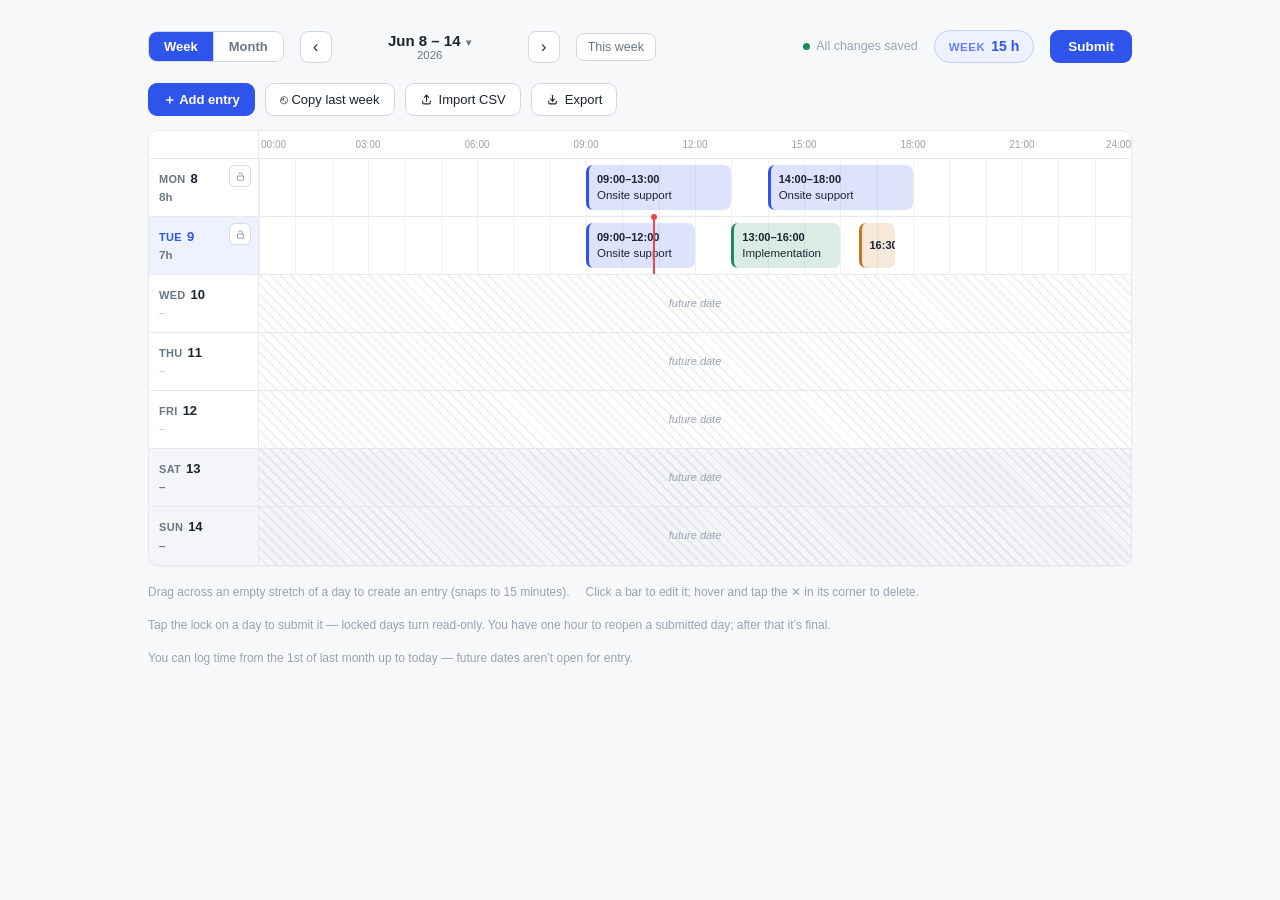
<file: index.html>
<!DOCTYPE html>
<html lang="en">
<head>
<meta charset="UTF-8" />
<meta name="viewport" content="width=device-width, initial-scale=1.0" />
<title>Weekly timesheet</title>
<style>
  :root{
    --bg:#F7F8FA; --surface:#FFFFFF; --ink:#1B2430; --muted:#6B7686; --faint:#9AA3B2;
    --line:#E6E9EF; --line-soft:#EFF1F5; --line-strong:#D2D8E2; --accent:#2F54EB; --accent-soft:#EEF2FF; --accent-line:#C5D0FB;
    --warn:#C7741B; --warn-soft:#FBF0E1; --ok:#1F8A56; --ok-soft:#E7F4ED; --weekend:#F4F5F8; --now:#E5484D;
    --radius:10px; --lblw:110px; --rowh:58px; --locktint:#EEF1F5;
  }
  *{box-sizing:border-box;}
  body{margin:0;background:var(--bg);color:var(--ink);font-size:14px;line-height:1.4;
    font-family:-apple-system,BlinkMacSystemFont,"Segoe UI",Roboto,Helvetica,Arial,sans-serif;-webkit-font-smoothing:antialiased;}
  .app{margin:0 auto;padding:28px 20px 80px;}

  .topbar{display:flex;align-items:center;gap:16px;flex-wrap:wrap;margin-bottom:18px;}
  .weeknav{display:flex;align-items:center;gap:4px;}
  .weeknav button.arrow{width:32px;height:32px;border:1px solid var(--line-strong);background:var(--surface);border-radius:8px;cursor:pointer;color:var(--ink);font-size:16px;display:grid;place-items:center;}
  .weeknav button.arrow:hover{border-color:var(--accent);color:var(--accent);}
  .weeklabel{min-width:188px;text-align:center;font-weight:600;font-size:15px;border:none;background:transparent;cursor:pointer;border-radius:8px;padding:4px 8px;color:var(--ink);font-family:inherit;}
  .weeklabel:hover{background:var(--accent-soft);}
  .weeklabel .cal-caret{font-size:10px;color:var(--muted);margin-left:6px;}
  .weeklabel .sub{display:block;font-weight:400;font-size:11.5px;color:var(--muted);}
  .today-btn{border:1px solid var(--line-strong);background:var(--surface);color:var(--muted);padding:6px 11px;border-radius:8px;cursor:pointer;font-size:12.5px;}
  .today-btn:hover{color:var(--accent);border-color:var(--accent);}
  .viewtog{display:inline-flex;border:1px solid var(--line-strong);border-radius:9px;overflow:hidden;}
  .viewtog button{border:none;background:var(--surface);color:var(--muted);padding:7px 15px;cursor:pointer;font-size:13px;font-weight:600;font-family:inherit;}
  .viewtog button+button{border-left:1px solid var(--line-strong);}
  .viewtog button.on{background:var(--accent);color:#fff;}
  .month-wrap{background:var(--surface);border:1px solid var(--line);border-radius:var(--radius);box-shadow:0 1px 2px rgba(27,36,48,.04);padding:14px;}
  .m-dow{display:grid;grid-template-columns:repeat(7,1fr);gap:6px;margin-bottom:8px;}
  .m-dow span{font-size:11px;color:var(--muted);font-weight:600;text-transform:uppercase;letter-spacing:.3px;padding-left:2px;}
  .m-grid{display:grid;grid-template-columns:repeat(7,1fr);gap:6px;}
  .m-cell{position:relative;min-height:88px;border:1px solid var(--line);border-radius:9px;background:var(--surface);padding:7px 8px;cursor:pointer;text-align:left;display:flex;flex-direction:column;font-family:inherit;color:var(--ink);}
  .m-cell:hover{border-color:var(--accent);box-shadow:0 1px 6px rgba(27,36,48,.1);}
  .m-cell.weekend{background:var(--weekend);}
  .m-cell.other{background:var(--weekend);opacity:.55;}
  .m-cell.locked{background:var(--locktint);}
  .m-top{display:flex;align-items:center;justify-content:space-between;}
  .m-date{font-size:13px;font-weight:600;}
  .m-cell.other .m-date{color:var(--faint);}
  .m-cell.today .m-date{background:var(--accent);color:#fff;border-radius:50%;width:22px;height:22px;display:grid;place-items:center;font-size:12px;}
  .m-lock{color:var(--ink);display:flex;}
  .m-lock.win{color:var(--warn);}
  .m-foot{margin-top:auto;display:flex;flex-direction:column;gap:5px;}
  .m-hrs{font-size:15px;font-weight:700;color:var(--accent);font-variant-numeric:tabular-nums;}
  .m-cell.locked .m-hrs{color:var(--muted);}
  .m-dots{display:flex;gap:3px;}
  .m-dot{width:6px;height:6px;border-radius:50%;}
  @media (max-width:620px){.m-cell{min-height:64px;padding:5px 6px;}.m-hrs{font-size:13px;}.m-dow span{font-size:9px;}}
  .tl-row.oow .tl-track{background-image:repeating-linear-gradient(45deg,transparent,transparent 5px,rgba(27,36,48,.06) 5px,rgba(27,36,48,.06) 7px);}
  .tl-row.oow .track-hint{font-style:italic;color:var(--faint);}
  .m-cell.oow{background-image:repeating-linear-gradient(45deg,transparent,transparent 5px,rgba(27,36,48,.05) 5px,rgba(27,36,48,.05) 7px);}
  .m-cell.oow .m-date,.m-cell.oow .m-hrs{color:var(--muted);}
  .weekcal{position:fixed;z-index:75;width:250px;background:var(--surface);border:1px solid var(--line-strong);border-radius:12px;box-shadow:0 16px 44px rgba(27,36,48,.24);padding:12px;display:none;}
  .weekcal.open{display:block;}
  .wc-head{display:flex;align-items:center;gap:4px;margin-bottom:10px;}
  .wc-nav{width:26px;height:28px;border:1px solid var(--line-strong);background:var(--surface);border-radius:7px;cursor:pointer;color:var(--ink);display:grid;place-items:center;font-size:13px;padding:0;}
  .wc-nav:hover{border-color:var(--accent);color:var(--accent);}
  .wc-title{flex:1;text-align:center;font-weight:600;font-size:13.5px;}
  .wc-dow{display:grid;grid-template-columns:repeat(7,1fr);margin-bottom:4px;}
  .wc-dow span{text-align:center;font-size:10px;color:var(--faint);font-weight:600;}
  .wc-week{display:grid;grid-template-columns:repeat(7,1fr);border-radius:7px;}
  .wc-week:hover{background:var(--accent-soft);}
  .wc-week.sel{background:var(--accent-soft);box-shadow:inset 0 0 0 1.5px var(--accent-line);}
  .wc-day{height:30px;border:none;background:transparent;cursor:pointer;font-size:12px;color:var(--ink);border-radius:7px;font-variant-numeric:tabular-nums;padding:0;font-family:inherit;}
  .wc-day.other{color:var(--faint);}
  .wc-day.today{box-shadow:inset 0 0 0 1.5px var(--accent);color:var(--accent);font-weight:700;}
  .wc-week:hover .wc-day{color:var(--accent);}
  .wc-week:hover .wc-day.other{color:var(--accent-line);}
  .wc-foot{margin-top:9px;display:flex;justify-content:center;}
  .wc-foot button{border:1px solid var(--line-strong);background:var(--surface);color:var(--muted);padding:5px 12px;border-radius:7px;cursor:pointer;font-size:12px;}
  .wc-foot button:hover{border-color:var(--accent);color:var(--accent);}
  .spacer{flex:1;}
  .savestate{font-size:12.5px;color:var(--faint);display:flex;align-items:center;gap:6px;min-width:118px;justify-content:flex-end;}
  .savestate .dot{width:7px;height:7px;border-radius:50%;background:var(--faint);}
  .savestate.saving .dot{background:var(--warn);}
  .savestate.saved .dot{background:var(--ok);}
  .total-pill{background:var(--accent-soft);color:var(--accent);border:1px solid var(--accent-line);border-radius:999px;padding:6px 14px;font-variant-numeric:tabular-nums;font-weight:600;font-size:14px;transition:transform .18s ease;}
  .total-pill span.lbl{font-weight:600;opacity:.7;font-size:11.5px;margin-right:6px;text-transform:uppercase;letter-spacing:.5px;}
  .total-pill.bump{transform:scale(1.07);}
  .submit-btn{background:var(--accent);color:#fff;border:none;padding:9px 18px;border-radius:9px;font-weight:600;font-size:13.5px;cursor:pointer;}
  .submit-btn:hover{background:#2746cc;}
  .submit-btn:disabled{background:var(--line-strong);cursor:default;}
  .submit-btn.reopen{background:var(--warn);color:#fff;border:none;}
  .submit-btn.reopen:hover{background:#a85f12;border:none;color:#fff;}

  .banner{border-radius:var(--radius);padding:11px 14px;margin:16px 0 0;font-size:13px;display:flex;align-items:center;gap:10px;
    opacity:0;transform:translateY(5px);transition:opacity .28s ease,transform .28s ease;}
  .banner.show{opacity:1;transform:none;}
  .banner.ok{background:var(--ok-soft);color:var(--ok);}
  .banner.warn{background:var(--warn-soft);color:var(--warn);}
  .banner.info{background:var(--accent-soft);color:var(--accent);}
  .banner a{color:inherit;font-weight:600;cursor:pointer;text-decoration:underline;}
  .banner .x{margin-left:auto;cursor:pointer;opacity:.6;}

  .toolbar{display:flex;align-items:center;gap:10px;margin-bottom:14px;}
  .tbtn{border:1px solid var(--line-strong);background:var(--surface);color:var(--ink);padding:9px 14px;border-radius:9px;cursor:pointer;font-size:13px;line-height:1;display:flex;align-items:center;gap:6px;}
  .tbtn svg{flex:0 0 auto;}
  .tbtn:hover{border-color:var(--accent);color:var(--accent);}
  .tbtn.primary{background:var(--accent);color:#fff;border-color:var(--accent);font-weight:600;}
  .tbtn.primary:hover{background:#2746cc;color:#fff;}

  /* ---- horizontal timeline ---- */
  .tl-wrap{background:var(--surface);border:1px solid var(--line);border-radius:var(--radius);overflow-x:auto;box-shadow:0 1px 2px rgba(27,36,48,.04);}
  .tl{min-width:840px;}
  .tl-axisrow,.tl-row{display:flex;}
  .tl-corner,.tl-daylabel{width:var(--lblw);flex:0 0 var(--lblw);position:sticky;left:0;z-index:2;background:var(--surface);border-right:1px solid var(--line);}
  .tl-axis,.tl-track{flex:1;position:relative;}
  .tl-axisrow{border-bottom:1px solid var(--line);height:28px;}
  .tl-axis .ax{position:absolute;top:7px;font-size:10px;color:var(--faint);transform:translateX(-50%);font-variant-numeric:tabular-nums;}
  .tl-axis .ax.first{transform:none;left:2px!important;}
  .tl-axis .ax.last{transform:translateX(-100%);}

  .tl-row{height:var(--rowh);border-bottom:1px solid var(--line);}
  .tl-row:last-child{border-bottom:none;}
  .tl-row.weekend .tl-daylabel,.tl-row.weekend .tl-track{background-color:var(--weekend);}
  .tl-row.today .tl-daylabel{background:var(--accent-soft);}
  .tl-daylabel{padding:8px 10px;display:flex;flex-direction:column;justify-content:center;gap:1px;}
  .tl-daylabel .dl1{font-size:13px;font-weight:600;}
  .tl-row.today .tl-daylabel .dl1{color:var(--accent);}
  .tl-daylabel .dl1 .dw{font-size:11px;color:var(--muted);font-weight:600;text-transform:uppercase;letter-spacing:.3px;margin-right:5px;}
  .tl-row.today .tl-daylabel .dl1 .dw{color:var(--accent);}
  .tl-daylabel .dl2{font-size:11.5px;color:var(--muted);font-weight:600;font-variant-numeric:tabular-nums;}
  .tl-daylabel .dl2.over{color:var(--warn);}
  .tl-daylabel .dl2.gap{color:var(--accent-line);}

  .tl-track{touch-action:none;
    background-image:
      repeating-linear-gradient(to right,var(--line-soft),var(--line-soft) 1px,transparent 1px,transparent calc(100%/24)),
      repeating-linear-gradient(to right,var(--line),var(--line) 1px,transparent 1px,transparent calc(100%/8));}
  .tl-row.weekend .tl-track{background-blend-mode:multiply;}
  .track-hint{position:absolute;left:50%;top:50%;transform:translate(-50%,-50%);color:var(--faint);font-size:11px;pointer-events:none;}

  .bar{position:absolute;top:6px;bottom:6px;border-radius:7px;border-left:3px solid var(--accent);cursor:pointer;}
  .bar:hover{box-shadow:0 1px 6px rgba(27,36,48,.16);}
  .bar-in{height:100%;padding:5px 8px;overflow:hidden;display:flex;flex-direction:column;justify-content:center;border-radius:7px;}
  .bar .bt{font-size:11px;font-weight:600;font-variant-numeric:tabular-nums;white-space:nowrap;}
  .bar .bn{font-size:11.5px;white-space:nowrap;overflow:hidden;text-overflow:ellipsis;}
  .bar-del{position:absolute;top:-7px;right:-7px;width:18px;height:18px;border-radius:50%;border:1px solid var(--line-strong);
    background:#fff;color:var(--muted);display:none;align-items:center;justify-content:center;font-size:10px;line-height:1;
    cursor:pointer;box-shadow:0 1px 3px rgba(27,36,48,.25);z-index:5;padding:0;}
  .bar:hover .bar-del{display:flex;}
  .bar-del:hover{background:var(--now);border-color:var(--now);color:#fff;}

  .selbar{position:absolute;top:6px;bottom:6px;border-radius:7px;border:1.5px dashed var(--accent);background:var(--accent-soft);
    pointer-events:none;z-index:4;display:flex;align-items:center;justify-content:center;font-size:10.5px;font-weight:600;color:var(--accent);font-variant-numeric:tabular-nums;white-space:nowrap;}
  .nowline{position:absolute;top:0;bottom:0;border-left:2px solid var(--now);z-index:3;pointer-events:none;}
  .nowline::before{content:"";position:absolute;top:-3px;left:-4px;width:6px;height:6px;border-radius:50%;background:var(--now);}

  .tl-daylabel{position:relative;}
  .daylock{position:absolute;top:6px;right:7px;width:22px;height:22px;border-radius:6px;border:1px solid var(--line-strong);
    background:var(--surface);color:var(--faint);display:flex;align-items:center;justify-content:center;cursor:pointer;padding:0;}
  .daylock:hover{border-color:var(--accent);color:var(--accent);}
  .daylock.on{background:var(--ink);border-color:var(--ink);color:#fff;}
  .daylock.on:hover{background:#000;border-color:#000;color:#fff;}
  .daylock.on.win{background:var(--warn);border-color:var(--warn);color:#fff;}
  .daylock.on.win:hover{background:#a85f12;border-color:#a85f12;color:#fff;}
  .tl-row.locked .tl-daylabel,.tl-row.locked .tl-track{background-color:var(--locktint);}
  .tl-row.locked.today .tl-daylabel{background:var(--accent-soft);}
  .bar.sub{cursor:default;}
  .bar.sub:hover{box-shadow:none;}
  .bar.sub::after{content:"";position:absolute;inset:0;border-radius:7px;pointer-events:none;
    background:repeating-linear-gradient(45deg,transparent,transparent 5px,rgba(27,36,48,.05) 5px,rgba(27,36,48,.05) 7px);}
  .bar.sub .bt,.bar.sub .bn{color:var(--muted);}
  .bar-lock{position:absolute;top:-7px;right:-7px;width:18px;height:18px;border-radius:50%;background:var(--ink);color:#fff;
    display:flex;align-items:center;justify-content:center;box-shadow:0 1px 3px rgba(27,36,48,.3);z-index:5;}

  .barpop{position:fixed;z-index:70;pointer-events:none;min-width:150px;max-width:240px;
    background:var(--ink);color:#fff;border-radius:9px;padding:9px 11px;box-shadow:0 8px 24px rgba(27,36,48,.28);
    font-size:12px;line-height:1.35;opacity:0;transform:translateY(4px);transition:opacity .12s ease,transform .12s ease;}
  .barpop.show{opacity:1;transform:none;}
  .barpop .bp-row{display:flex;align-items:center;gap:7px;margin-bottom:3px;}
  .barpop .bp-dot{width:8px;height:8px;border-radius:50%;flex:0 0 auto;}
  .barpop .bp-proj{font-size:10.5px;color:rgba(255,255,255,.7);font-weight:600;text-transform:uppercase;letter-spacing:.4px;}
  .barpop .bp-task{font-weight:600;font-size:13px;margin-bottom:3px;}
  .barpop .bp-time{color:rgba(255,255,255,.85);font-variant-numeric:tabular-nums;}
  .barpop .bp-lock{margin-top:6px;padding-top:6px;border-top:1px solid rgba(255,255,255,.16);color:rgba(255,255,255,.72);font-size:11px;display:flex;align-items:center;gap:5px;}
  .barpop::after{content:"";position:absolute;left:var(--ax,50%);transform:translateX(-50%);border:6px solid transparent;}
  .barpop:not(.below)::after{bottom:-11px;border-top-color:var(--ink);}
  .barpop.below::after{top:-11px;border-bottom-color:var(--ink);}

  .hint{margin-top:18px;font-size:12px;color:var(--faint);display:flex;gap:16px;flex-wrap:wrap;align-items:center;}
  .hint kbd{font-family:inherit;background:var(--surface);border:1px solid var(--line-strong);border-bottom-width:2px;border-radius:5px;padding:1px 6px;font-size:11px;color:var(--muted);}

  /* ---- modal ---- */
  .overlay{position:fixed;inset:0;background:rgba(27,36,48,.34);display:none;align-items:center;justify-content:center;z-index:60;padding:18px;overflow:auto;}
  .overlay.open{display:flex;}
  .modal{background:var(--surface);border-radius:14px;width:392px;max-width:100%;box-shadow:0 24px 60px rgba(27,36,48,.28);overflow:hidden;margin:auto;}
  .modal h3{margin:0;padding:16px 18px;font-size:15px;border-bottom:1px solid var(--line);}
  .modal .body{padding:16px 18px;display:flex;flex-direction:column;gap:15px;}
  .cf-sub{font-size:13px;color:var(--muted);}
  .cf-list{display:flex;flex-direction:column;border:1px solid var(--line);border-radius:9px;overflow:auto;max-height:240px;}
  .cf-row{display:flex;align-items:center;justify-content:space-between;padding:9px 12px;font-size:13px;}
  .cf-row+.cf-row{border-top:1px solid var(--line);}
  .cf-day{font-weight:600;color:var(--ink);}
  .cf-meta{display:flex;align-items:center;gap:12px;}
  .cf-n{color:var(--faint);font-size:11.5px;}
  .cf-h{font-weight:700;color:var(--accent);font-variant-numeric:tabular-nums;}
  .cf-total{display:flex;align-items:center;justify-content:space-between;padding:0 2px;font-size:14px;font-weight:700;}
  .cf-total span:last-child{color:var(--accent);font-variant-numeric:tabular-nums;}
  .cf-note{font-size:11.5px;color:var(--muted);background:var(--warn-soft);color:var(--warn);padding:9px 11px;border-radius:8px;line-height:1.4;}
  .fld>.lab{font-size:11px;color:var(--muted);text-transform:uppercase;letter-spacing:.4px;margin-bottom:6px;}
  .fld select{width:100%;border:1px solid var(--line-strong);border-radius:9px;padding:10px 11px;font-size:14px;background:var(--surface);color:var(--ink);}

  .clockwrap{display:flex;justify-content:center;}
  svg#clock{width:240px;height:240px;touch-action:none;cursor:pointer;}
  svg#clock .face{fill:#FBFCFE;stroke:var(--line);stroke-width:1.5;}
  svg#clock .tick{stroke:var(--line-strong);stroke-width:1;}
  svg#clock .tick.maj{stroke:var(--muted);stroke-width:1.4;}
  svg#clock .tick.card{stroke:var(--ink);stroke-width:1.8;}
  svg#clock .lbl{fill:var(--muted);font-size:9px;font-weight:600;text-anchor:middle;dominant-baseline:middle;font-variant-numeric:tabular-nums;}
  svg#clock .lbl.cardlbl{fill:var(--ink);font-size:10.5px;}
  svg#clock .busy{stroke-width:1;stroke-linejoin:round;}
  svg#clock .pie{stroke-width:1.6;stroke-linejoin:round;}
  svg#clock .handle{stroke-width:2.5;cursor:grab;}
  svg#clock .handle:focus-visible{outline:none;stroke-width:3.6;}
  svg#clock .hub{fill:var(--ink);opacity:.5;}

  .busyinfo{font-size:11.5px;color:var(--muted);text-align:center;margin-top:4px;line-height:1.35;}
  .busyinfo b{color:var(--ink);font-weight:600;font-variant-numeric:tabular-nums;}

  .spins{display:flex;gap:10px;}
  .spins .one{flex:1;}
  .spins .one .lab{display:flex;align-items:center;justify-content:center;gap:5px;font-size:11px;color:var(--muted);text-transform:uppercase;letter-spacing:.4px;margin-bottom:5px;}
  .spins .one .lab .sw{width:11px;height:11px;border-radius:50%;display:inline-block;}
  .spins .one .lab .sw.start{background:var(--accent);}
  .spins .one .lab .sw.end{background:#fff;border:2px solid var(--accent);}
  .spin{display:flex;align-items:center;border:1px solid var(--line-strong);border-radius:9px;overflow:hidden;}
  .spin button{width:30px;height:40px;border:none;background:var(--surface);color:var(--muted);font-size:18px;cursor:pointer;}
  .spin button:hover{background:var(--accent-soft);color:var(--accent);}
  .spin input{flex:1;width:100%;border:none;text-align:center;font-size:15px;font-weight:600;font-variant-numeric:tabular-nums;outline:none;padding:9px 0;color:var(--ink);background:transparent;}
  .spin input:focus{background:var(--accent-soft);}
  .durline{font-size:12.5px;color:var(--muted);text-align:center;}
  .durline b{color:var(--accent);}
  .durline.bad b{color:var(--warn);}
  .presets{display:flex;gap:6px;justify-content:center;}
  .presets button{border:1px solid var(--line-strong);background:var(--surface);color:var(--muted);font-size:11.5px;padding:5px 9px;border-radius:7px;cursor:pointer;}
  .presets button:hover{border-color:var(--accent);color:var(--accent);}
  .days{display:flex;gap:5px;}
  .days .pill{flex:1;height:38px;border:1px solid var(--line-strong);background:var(--surface);color:var(--muted);border-radius:8px;cursor:pointer;font-size:12.5px;font-weight:600;}
  .days .pill.on{background:var(--task,var(--accent));color:#fff;border-color:var(--task,var(--accent));}
  .days .pill.locked{cursor:default;box-shadow:inset 0 0 0 2px rgba(255,255,255,.5);}
  .days .pill.wknd{color:var(--faint);}
  .days .pill.wknd.on{color:#fff;}
  .days .pill.disabled{opacity:.32;cursor:not-allowed;text-decoration:line-through;}
  .quick{display:flex;gap:8px;margin-top:8px;}
  .quick button{border:none;background:transparent;color:var(--accent);font-size:12px;cursor:pointer;padding:0;}
  .quick button:hover{text-decoration:underline;}
  .modal .foot{padding:14px 18px;border-top:1px solid var(--line);display:flex;align-items:center;gap:10px;}
  .modal .foot .go{flex:1;background:var(--accent);color:#fff;border:none;padding:11px;border-radius:9px;font-weight:600;font-size:14px;cursor:pointer;}
  .modal .foot .go:disabled{background:var(--line-strong);cursor:default;}
  .modal .foot .del{border:none;background:transparent;color:#C0392B;font-size:13px;cursor:pointer;}
  .modal .foot .cancel{border:none;background:transparent;color:var(--muted);font-size:13px;cursor:pointer;}

  @media (prefers-reduced-motion:reduce){.total-pill{transition:none;}}
  @media (max-width:620px){.weeklabel{min-width:0;}.total-pill .lbl{display:none;}}
</style>
</head>
<body style="max-width: 80%; margin: auto;" >
<div class="app">
  <div class="topbar">
    <div class="viewtog" id="viewTog">
      <button data-view="week" class="on">Week</button>
      <button data-view="month">Month</button>
    </div>
    <div class="weeknav">
      <button class="arrow" id="prevWk" aria-label="Previous week">&#8249;</button>
      <button class="weeklabel" id="weekLabel" aria-haspopup="dialog" aria-expanded="false"></button>
      <button class="arrow" id="nextWk" aria-label="Next week">&#8250;</button>
    </div>
    <button class="today-btn" id="thisWk">This week</button>
    <div class="spacer"></div>
    <div class="savestate saved" id="saveState"><span class="dot"></span><span class="txt">All changes saved</span></div>
    <div class="total-pill" id="grandPill"><span class="lbl">Week</span><span class="num" id="grandNum">0</span> h</div>
    <button class="submit-btn" id="submitBtn">Submit week</button>
  </div>

  <div class="toolbar" id="toolbar">
    <button class="tbtn primary" id="addBtn">&#65291; Add entry</button>
    <button class="tbtn" id="copyWkBtn">&#9099; Copy last week</button>
    <button class="tbtn" id="importCsvBtn"><svg viewBox="0 0 24 24" width="13" height="13" fill="none" stroke="currentColor" stroke-width="2" stroke-linecap="round" stroke-linejoin="round"><path d="M12 15V4"/><path d="M8 8l4-4 4 4"/><path d="M5 15v3a2 2 0 0 0 2 2h10a2 2 0 0 0 2-2v-3"/></svg> Import CSV</button>
    <button class="tbtn" id="exportBtn"><svg viewBox="0 0 24 24" width="13" height="13" fill="none" stroke="currentColor" stroke-width="2" stroke-linecap="round" stroke-linejoin="round"><path d="M12 4v11"/><path d="M8 11l4 4 4-4"/><path d="M5 15v3a2 2 0 0 0 2 2h10a2 2 0 0 0 2-2v-3"/></svg> Export</button>
  </div>

  <div class="tl-wrap"><div class="tl" id="tl"></div></div>
  <div class="month-wrap" id="monthWrap" style="display:none;"><div id="month"></div></div>

  <div id="bannerSlot"></div>

  <div class="hint" id="hintWeek">
    <span>Drag across an empty stretch of a day to create an entry (snaps to 15 minutes).</span>
    <span>Click a bar to edit it; hover and tap the &#10005; in its corner to delete.</span>
    <span>Tap the lock on a day to submit it &mdash; locked days turn read-only. You have one hour to reopen a submitted day; after that it&rsquo;s final.</span>
    <span>You can log time from the 1st of last month up to today &mdash; future dates aren&rsquo;t open for entry.</span>
  </div>
  <div class="hint" id="hintMonth" style="display:none;">
    <span>A read-only overview of the month. Each day shows its total hours and project mix.</span>
    <span>Days with a padlock are submitted &mdash; amber while still reopenable, dark once final.</span>
    <span>Click any day to open that week for editing.</span>
  </div>
</div>

<!-- ---- composer ---- -->
<div class="overlay" id="overlay">
  <div class="modal" role="dialog" aria-modal="true" aria-labelledby="mTitle">
    <h3 id="mTitle">Add entry</h3>
    <div class="body">
      <div class="fld"><div class="lab">Task</div><select id="mTask"></select></div>
      <div class="fld">
        <div class="lab">When</div>
        <div class="clockwrap">
          <svg id="clock" viewBox="0 0 200 200" aria-label="24-hour time dial">
            <circle class="face" cx="100" cy="100" r="72"></circle>
            <g id="ticks"></g><g id="labels"></g>
            <g id="busy"></g>
            <path id="pie" class="pie"></path>
            <circle id="hS" class="handle" r="8.5" tabindex="0" data-h="s" role="slider" aria-label="Start time"></circle>
            <circle id="hE" class="handle" r="8.5" tabindex="0" data-h="e" role="slider" aria-label="End time"></circle>
            <circle class="hub" cx="100" cy="100" r="3"></circle>
          </svg>
        </div>
        <div class="busyinfo" id="busyInfo" style="display:none;"></div>
        <div class="spins" style="margin-top:6px;">
          <div class="one"><div class="lab"><span class="sw start"></span>Start</div>
            <div class="spin"><button data-sp="s" data-d="-15">&minus;</button>
              <input id="tS" inputmode="numeric" aria-label="Start time"><button data-sp="s" data-d="15">+</button></div></div>
          <div class="one"><div class="lab"><span class="sw end"></span>End</div>
            <div class="spin"><button data-sp="e" data-d="-15">&minus;</button>
              <input id="tE" inputmode="numeric" aria-label="End time"><button data-sp="e" data-d="15">+</button></div></div>
        </div>
        <div class="durline" id="durLine" style="margin:9px 0;">Duration <b id="mDur">8h</b></div>
        <div class="presets">
          <button data-pre="full">Full day</button><button data-pre="am">Morning</button><button data-pre="pm">Afternoon</button>
        </div>
      </div>
      <div class="fld" id="daysFld">
        <div class="lab" id="daysLab">Apply to days</div>
        <div class="days" id="mDays"></div>
        <div class="quick"><button data-q="wk">Weekdays</button><button data-q="all">All days</button><button data-q="clr">Clear</button></div>
      </div>
    </div>
    <div class="foot">
      <button class="go" id="mGo">Add</button>
      <button class="del" id="mDel" style="display:none;">Delete</button>
      <button class="cancel" id="mCancel">Cancel</button>
    </div>
  </div>
</div>

<div class="overlay" id="confirmOverlay">
  <div class="modal" role="dialog" aria-modal="true" aria-labelledby="cfTitle">
    <h3 id="cfTitle">Submit timesheet</h3>
    <div class="body">
      <div class="cf-sub" id="cfSub"></div>
      <div class="cf-list" id="cfList"></div>
      <div class="cf-total" id="cfTotal"></div>
      <div class="cf-note">Once submitted, you can reopen a day for one hour. After that it&rsquo;s final and can&rsquo;t be changed.</div>
    </div>
    <div class="foot">
      <button class="go" id="cfGo">Submit</button>
      <button class="cancel" id="cfCancel">Cancel</button>
    </div>
  </div>
</div>

<div class="barpop" id="barpop" role="tooltip"></div>
<div class="weekcal" id="weekCal" role="dialog" aria-label="Jump to a week">
  <div class="wc-head">
    <button class="wc-nav" data-step="-12" title="Previous year" aria-label="Previous year">&#171;</button>
    <button class="wc-nav" data-step="-1" title="Previous month" aria-label="Previous month">&#8249;</button>
    <div class="wc-title" id="wcTitle"></div>
    <button class="wc-nav" data-step="1" title="Next month" aria-label="Next month">&#8250;</button>
    <button class="wc-nav" data-step="12" title="Next year" aria-label="Next year">&#187;</button>
  </div>
  <div class="wc-grid" id="wcGrid"></div>
  <div class="wc-foot"><button id="wcToday">Jump to current week</button></div>
</div>

<script>
"use strict";
const TAU=Math.PI*2;

const PROJECTS=[
  {id:"p1",name:"Acme Corp",color:"#2F54EB",tasks:[{id:"t1",name:"Onsite support"},{id:"t2",name:"Reporting"}]},
  {id:"p2",name:"Beacon Ltd",color:"#1F8A56",tasks:[{id:"t3",name:"Implementation"},{id:"t4",name:"Discovery calls"}]},
  {id:"p3",name:"Internal",color:"#C7741B",tasks:[{id:"t5",name:"Admin & email"},{id:"t6",name:"Team meetings"}]},
];
function proj(pid){return PROJECTS.find(p=>p.id===pid);}
function lookup(pid,tid){const p=proj(pid);const t=p&&p.tasks.find(t=>t.id===tid);
  return {pname:p?p.name:"?",tname:t?t.name:"?",color:p?p.color:"#888"};}
const DOW=["Mon","Tue","Wed","Thu","Fri","Sat","Sun"], DOW1=["M","T","W","T","F","S","S"];
const STEP=15, DSTEP=15, CLICK_DEF=60, DEF_S=540, DEF_E=1020, NOW=10*60+50;
function hexA(hex,a){const h=hex.replace("#","");return `rgba(${parseInt(h.slice(0,2),16)},${parseInt(h.slice(2,4),16)},${parseInt(h.slice(4,6),16)},${a})`;}

function mondayOf(d){const x=new Date(d);const day=(x.getDay()+6)%7;x.setDate(x.getDate()-day);x.setHours(0,0,0,0);return x;}
function addDays(d,n){const x=new Date(d);x.setDate(x.getDate()+n);return x;}
function sameDay(a,b){return a.getFullYear()===b.getFullYear()&&a.getMonth()===b.getMonth()&&a.getDate()===b.getDate();}
const pad2=n=>String(n).padStart(2,"0");
function key(d){return d.getFullYear()+"-"+pad2(d.getMonth()+1)+"-"+pad2(d.getDate());}
function parseKey(s){const a=s.split("-").map(Number);return new Date(a[0],a[1]-1,a[2]);}
const TODAY=new Date(2026,5,9);
const WIN_START=new Date(TODAY.getFullYear(),TODAY.getMonth()-1,1);
function inWindow(dk){const d=parseKey(dk);return d>=WIN_START&&d<=TODAY;}
function isFuture(dk){return parseKey(dk)>TODAY;}
const MONTHS=["Jan","Feb","Mar","Apr","May","Jun","Jul","Aug","Sep","Oct","Nov","Dec"];
function weekLabel(ws){const we=addDays(ws,6);
  const a=MONTHS[ws.getMonth()]+" "+ws.getDate();
  const b=(ws.getMonth()===we.getMonth()?"":MONTHS[we.getMonth()]+" ")+we.getDate();
  return {main:a+" \u2013 "+b,sub:we.getFullYear()};}

let uid=1;const nextId=()=>"e"+(uid++);
let state={weekStart:mondayOf(new Date(2026,5,9)),entries:[],submittedAt:new Map(),view:"week",month:new Date(2026,5,1)};
const WINDOW_MS=60*60*1000;
(function seed(){
  const cur=state.weekStart,last=addDays(cur,-7),prev=addDays(cur,-14);
  const k=(ws,i)=>key(addDays(ws,i));
  const add=(ws,i,pid,tid,s,e)=>state.entries.push({id:nextId(),pid,tid,dateKey:k(ws,i),s,e});
  // current week — unsubmitted drafts (Mon/Tue only; rest of the week is in the future)
  add(cur,0,"p1","t1",540,780); add(cur,0,"p1","t1",840,1080);
  add(cur,1,"p1","t1",540,720); add(cur,1,"p2","t3",780,960); add(cur,1,"p3","t6",990,1050);
  // last week
  add(last,0,"p1","t1",540,780); add(last,0,"p1","t1",840,1080);
  add(last,1,"p1","t1",540,990);
  add(last,2,"p3","t6",600,690); add(last,2,"p2","t3",780,1020);
  add(last,3,"p2","t3",540,750); add(last,3,"p1","t2",810,1020);
  add(last,4,"p1","t1",540,900);
  // week before last
  add(prev,0,"p1","t1",540,750); add(prev,0,"p1","t2",810,1020);
  add(prev,1,"p2","t3",540,780); add(prev,1,"p3","t5",840,960);
  add(prev,2,"p1","t1",540,1020);
  add(prev,3,"p1","t1",540,720); add(prev,3,"p2","t4",780,1020);
  add(prev,4,"p3","t6",600,780); add(prev,4,"p1","t1",840,1020);
  // submit both prior weeks — well past the one-hour reopen window
  const OLD=Date.now()-3*86400000;
  [last,prev].forEach(ws=>{for(let i=0;i<7;i++){const dk=k(ws,i);if(state.entries.some(e=>e.dateKey===dk))state.submittedAt.set(dk,OLD);}});
})();
function isLocked(dk){return state.submittedAt.has(dk);}
function canReopen(dk){return isLocked(dk)&&(Date.now()-state.submittedAt.get(dk)<WINDOW_MS);}
function weekDayKeys(){const ws=state.weekStart;return [0,1,2,3,4,5,6].map(i=>key(addDays(ws,i)));}
const LOCK_CLOSED='<svg viewBox="0 0 24 24" width="11" height="11" fill="none" stroke="currentColor" stroke-width="2.2" stroke-linecap="round"><rect x="5" y="11" width="14" height="9" rx="2"/><path d="M8 11V8a4 4 0 0 1 8 0v3"/></svg>';
const LOCK_OPEN='<svg viewBox="0 0 24 24" width="11" height="11" fill="none" stroke="currentColor" stroke-width="2.2" stroke-linecap="round"><rect x="5" y="11" width="14" height="9" rx="2"/><path d="M16 11V8a4 4 0 0 0-7.6-1.7"/></svg>';
const LOCK_MINI='<svg viewBox="0 0 24 24" width="9" height="9" fill="none" stroke="currentColor" stroke-width="2.6" stroke-linecap="round"><rect x="5" y="11" width="14" height="9" rx="2"/><path d="M8 11V8a4 4 0 0 1 8 0v3"/></svg>';

function fmtT(min,kind){min=((min%1440)+1440)%1440;if(min===0&&kind==="end")return"24:00";return pad2(Math.floor(min/60))+":"+pad2(min%60);}
function hrs(min){return Math.round((min/60)*100)/100;}
function hrsStr(min){return hrs(min)+"h";}
function durStr(min){const h=Math.floor(min/60),m=min%60;return ((h?h+"h":"")+(h&&m?" ":"")+(m?m+"m":""))||"0m";}
function entriesOn(dk){return state.entries.filter(e=>e.dateKey===dk).sort((a,b)=>a.s-b.s);}
function dayMin(dk){return entriesOn(dk).reduce((a,e)=>a+(e.e-e.s),0);}
function weekMin(){const ws=state.weekStart;let t=0;for(let i=0;i<7;i++)t+=dayMin(key(addDays(ws,i)));return t;}

function mergeRanges(arr){if(!arr.length)return[];const s=arr.map(r=>[r[0],r[1]]).sort((a,b)=>a[0]-b[0]);
  const out=[s[0].slice()];for(let i=1;i<s.length;i++){const last=out[out.length-1];
    if(s[i][0]<=last[1])last[1]=Math.max(last[1],s[i][1]);else out.push(s[i].slice());}return out;}
function freeGaps(occ){const g=[];let p=0;for(const [s,e] of occ){if(s>p)g.push([p,s]);p=Math.max(p,e);}if(p<1440)g.push([p,1440]);return g;}
function overlapsOcc(s,e,occ){return occ.some(([os,oe])=>s<oe&&e>os);}
function dayOccupied(dk){return mergeRanges(state.entries.filter(x=>x.dateKey===dk).map(x=>[x.s,x.e]));}
function occupiedRanges(){
  if(!comp)return[];
  const ws=state.weekStart;let dks=[...comp.days].map(i=>key(addDays(ws,i)));
  if(comp.mode==="edit"){const me=state.entries.find(x=>x.id===comp.editId);const ownDk=me?me.dateKey:null;
    if(ownDk&&!dks.includes(ownDk))dks.push(ownDk);
    return mergeRanges(state.entries.filter(x=>x.id!==comp.editId&&dks.includes(x.dateKey)).map(x=>[x.s,x.e]));}
  return mergeRanges(state.entries.filter(x=>dks.includes(x.dateKey)).map(x=>[x.s,x.e]));
}
function occupiedEntries(){
  if(!comp)return[];
  const ws=state.weekStart;let dks=[...comp.days].map(i=>key(addDays(ws,i)));let list;
  if(comp.mode==="edit"){const me=state.entries.find(x=>x.id===comp.editId);const ownDk=me?me.dateKey:null;
    if(ownDk&&!dks.includes(ownDk))dks.push(ownDk);
    list=state.entries.filter(x=>x.id!==comp.editId&&dks.includes(x.dateKey));}
  else list=state.entries.filter(x=>dks.includes(x.dateKey));
  return list.map(e=>({s:e.s,e:e.e,color:lookup(e.pid,e.tid).color})).sort((a,b)=>a.s-b.s);
}
function activeGap(occ){const gaps=freeGaps(occ);
  for(const g of gaps)if(comp.s>=g[0]&&comp.s<=g[1])return g;
  for(const g of gaps)if(comp.e>g[0]&&comp.e<=g[1])return g;
  return gaps[0]||[0,1440];}

// ----- Timeline render -----
const tl=document.getElementById("tl");
const monthEl=document.getElementById("month");
function pct(min){return (min/1440*100);}
function monthMin(m){let t=0;const last=new Date(m.getFullYear(),m.getMonth()+1,0).getDate();
  for(let d=1;d<=last;d++)t+=dayMin(key(new Date(m.getFullYear(),m.getMonth(),d)));return t;}
function render(){
  hideBarPop();
  const monthMode=state.view==="month";
  document.getElementById("viewTog").querySelectorAll("button").forEach(b=>b.classList.toggle("on",b.dataset.view===state.view));
  document.querySelector(".tl-wrap").style.display=monthMode?"none":"";
  document.getElementById("monthWrap").style.display=monthMode?"":"none";
  document.getElementById("addBtn").style.display=monthMode?"none":"";
  document.getElementById("copyWkBtn").style.display=monthMode?"none":"";
  document.getElementById("thisWk").textContent=monthMode?"This month":"This week";
  document.getElementById("hintWeek").style.display=monthMode?"none":"";
  document.getElementById("hintMonth").style.display=monthMode?"":"none";
  document.querySelector(".total-pill .lbl").textContent=monthMode?"Month":"Week";
  if(monthMode)renderMonth();else renderWeek();
  updateSubmitBtn();
}
function renderWeek(){
  const ws=state.weekStart,lbl=weekLabel(ws),today=new Date(2026,5,9);
  document.getElementById("weekLabel").innerHTML=`${lbl.main}<span class="cal-caret">\u25BE</span><span class="sub">${lbl.sub}</span>`;

  let axis=`<div class="tl-axisrow"><div class="tl-corner"></div><div class="tl-axis">`;
  for(let h=0;h<=24;h+=3){const cls=h===0?"first":(h===24?"last":"");
    axis+=`<span class="ax ${cls}" style="left:${pct(h*60)}%">${pad2(h)}:00</span>`;}
  axis+=`</div></div>`;

  let rows="";
  for(let i=0;i<7;i++){const date=addDays(ws,i),dk=key(date),weekend=i>=5,isToday=sameDay(date,today);
    const dt=dayMin(dk),over=dt>24*60,gap=!weekend&&dt===0,locked=isLocked(dk),hasE=dt>0,oow=!inWindow(dk);
    rows+=`<div class="tl-row ${weekend?'weekend':''} ${isToday?'today':''} ${locked?'locked':''} ${oow?'oow':''}">`;
    rows+=`<div class="tl-daylabel"><div class="dl1"><span class="dw">${DOW[i]}</span>${date.getDate()}</div>
      <div class="dl2 ${over?'over':''} ${gap?'gap':''}">${dt===0?'\u2013':hrsStr(dt)}</div>
      ${(hasE||locked)?`<button class="daylock ${locked?'on':''} ${locked&&canReopen(dk)?'win':''}" data-dk="${dk}" title="${locked?(canReopen(dk)?'Reopen this day (open for 1 hour after submitting)':'Locked \u2014 the 1-hour reopen window has closed'):'Submit & lock this day'}" aria-label="${locked?'Reopen day':'Submit day'}">${locked?LOCK_CLOSED:LOCK_OPEN}</button>`:""}</div>`;
    rows+=`<div class="tl-track" data-day="${i}" data-dk="${dk}">`;
    if(isToday)rows+=`<div class="nowline" style="left:${pct(NOW)}%"></div>`;
    const list=entriesOn(dk);
    if(list.length===0&&!locked)rows+=`<div class="track-hint">${oow?(isFuture(dk)?"future date":"outside submission window"):"drag to add"}</div>`;
    list.forEach(e=>{const info=lookup(e.pid,e.tid);const dur=e.e-e.s;const wide=pct(dur)>9;
      rows+=`<div class="bar ${locked?'sub':''}" data-id="${e.id}" style="left:${pct(e.s)}%;width:${pct(dur)}%;background:${hexA(info.color,locked?.10:.16)};border-left-color:${info.color};">
        <div class="bar-in"><span class="bt">${fmtT(e.s)}\u2013${fmtT(e.e,'end')}</span>${wide?`<span class="bn">${info.tname}</span>`:""}</div>
        ${locked?`<span class="bar-lock" aria-hidden="true">${LOCK_MINI}</span>`:`<button class="bar-del" data-del="${e.id}" title="Delete" aria-label="Delete entry">\u2715</button>`}</div>`;});
    rows+=`</div></div>`;
  }
  tl.innerHTML=axis+rows;
  document.getElementById("grandNum").textContent=hrs(weekMin());
  bindTL();
  scheduleWindowRefresh();
}
function renderMonth(){
  const m=state.month,today=new Date(2026,5,9);
  document.getElementById("weekLabel").innerHTML=`${MONTHS[m.getMonth()]} ${m.getFullYear()}<span class="cal-caret">\u25BE</span><span class="sub">Monthly overview</span>`;
  document.getElementById("grandNum").textContent=hrs(monthMin(m));
  const firstDow=(new Date(m.getFullYear(),m.getMonth(),1).getDay()+6)%7;
  const daysInM=new Date(m.getFullYear(),m.getMonth()+1,0).getDate();
  const weeks=Math.ceil((firstDow+daysInM)/7);
  const start=mondayOf(new Date(m.getFullYear(),m.getMonth(),1));
  let html=`<div class="m-dow">`+DOW.map(d=>`<span>${d}</span>`).join("")+`</div><div class="m-grid">`;
  for(let w=0;w<weeks;w++)for(let d=0;d<7;d++){
    const date=addDays(start,w*7+d),dk=key(date),other=date.getMonth()!==m.getMonth(),weekend=d>=5,isToday=sameDay(date,today);
    const mins=dayMin(dk),locked=isLocked(dk),reope=locked&&canReopen(dk),oow=!inWindow(dk);
    const projs=[...new Set(entriesOn(dk).map(e=>e.pid))];
    const dots=projs.slice(0,4).map(pid=>`<span class="m-dot" style="background:${proj(pid).color}"></span>`).join("");
    const tip=`${MONTHS[date.getMonth()]} ${date.getDate()} \u2014 ${mins>0?hrsStr(mins):"no hours"}${locked?(reope?" \u00b7 submitted (reopen window open)":" \u00b7 submitted, final"):oow?(isFuture(dk)?" \u00b7 future date":" \u00b7 outside submission window"):""}`;
    html+=`<button class="m-cell ${other?'other':''} ${weekend?'weekend':''} ${isToday?'today':''} ${locked?'locked':''} ${oow?'oow':''} ${mins>0?'has':''}" data-mon="${key(mondayOf(date))}" title="${tip}">
      <span class="m-top"><span class="m-date">${date.getDate()}</span>${locked?`<span class="m-lock ${reope?'win':''}" aria-hidden="true">${LOCK_MINI}</span>`:""}</span>
      <span class="m-foot">${mins>0?`<span class="m-hrs">${hrsStr(mins)}</span>`:""}${dots?`<span class="m-dots">${dots}</span>`:""}</span>
    </button>`;
  }
  html+=`</div>`;
  monthEl.innerHTML=html;
  monthEl.querySelectorAll(".m-cell").forEach(c=>c.addEventListener("click",()=>{
    state.weekStart=parseKey(c.dataset.mon);state.view="week";render();}));
}
function allOpenDays(){const set=new Set();state.entries.forEach(e=>{if(!isLocked(e.dateKey))set.add(e.dateKey);});
  return [...set].filter(dk=>dayMin(dk)>0).sort();}
function allReopenableDays(){const out=[];state.submittedAt.forEach((ts,dk)=>{if(canReopen(dk))out.push(dk);});return out.sort();}
function updateSubmitBtn(){
  const open=allOpenDays(),reope=allReopenableDays();
  const btn=document.getElementById("submitBtn");
  btn.classList.remove("reopen");
  if(open.length){btn.textContent="Submit";btn.disabled=false;btn.dataset.act="submit";btn.title=`Submit ${open.length} unsubmitted day${open.length>1?"s":""}`;}
  else if(reope.length){btn.textContent="Reopen";btn.disabled=false;btn.classList.add("reopen");btn.dataset.act="reopen";btn.title="Reopen recently submitted days";}
  else if(state.submittedAt.size){btn.textContent="Submitted \u2713";btn.disabled=true;btn.dataset.act="none";btn.title="";}
  else{btn.textContent="Submit";btn.disabled=true;btn.dataset.act="submit";btn.title="";}
}
let windowTimer=null;
function scheduleWindowRefresh(){
  clearTimeout(windowTimer);const now=Date.now();let soonest=Infinity;
  state.submittedAt.forEach(ts=>{const exp=ts+WINDOW_MS;if(exp>now&&exp<soonest)soonest=exp;});
  if(soonest!==Infinity)windowTimer=setTimeout(render,(soonest-now)+250);
}
function toggleDayLock(dk){
  if(isLocked(dk)){
    if(canReopen(dk)){state.submittedAt.delete(dk);render();markDirty();banner("ok","Day reopened. Make your changes and submit it again when you're ready.");}
    else{banner("warn","This day was submitted more than an hour ago, so it's now final and can no longer be reopened.");}
  }else{
    if(dayMin(dk)===0){banner("warn","There's nothing to submit on that day yet.");return;}
    state.submittedAt.set(dk,Date.now());render();markDirty();
    banner("ok","Day submitted and locked. You can still reopen it for the next hour \u2014 after that it becomes final and can't be changed.");
  }
}
function bindTL(){
  document.querySelectorAll(".bar").forEach(b=>{
    b.addEventListener("click",e=>{
      if(e.target.closest(".bar-del"))return;const en=state.entries.find(x=>x.id===b.dataset.id);
      if(!en||isLocked(en.dateKey))return;openEdit(b.dataset.id);});
    b.addEventListener("mouseenter",()=>showBarPop(b));
    b.addEventListener("mouseleave",hideBarPop);});
  document.querySelectorAll(".bar-del").forEach(b=>b.addEventListener("click",e=>{
    e.stopPropagation();state.entries=state.entries.filter(x=>x.id!==b.dataset.del);render();markDirty();}));
  document.querySelectorAll(".daylock").forEach(b=>b.addEventListener("click",()=>toggleDayLock(b.dataset.dk)));
  document.querySelectorAll(".tl-track").forEach(t=>t.addEventListener("pointerdown",onTrackDown));
}
function hideBarPop(){const p=document.getElementById("barpop");if(p)p.classList.remove("show");}
function showBarPop(b){
  const p=document.getElementById("barpop");if(!p)return;
  const e=state.entries.find(x=>x.id===b.dataset.id);if(!e)return;
  const info=lookup(e.pid,e.tid),dur=e.e-e.s,locked=isLocked(e.dateKey);
  p.innerHTML=`<div class="bp-row"><span class="bp-dot" style="background:${info.color}"></span><span class="bp-proj">${info.pname}</span></div>
    <div class="bp-task">${info.tname}</div>
    <div class="bp-time">${fmtT(e.s)}\u2013${fmtT(e.e,'end')} \u00b7 ${durStr(dur)}</div>
    ${locked?`<div class="bp-lock">${LOCK_MINI} ${canReopen(e.dateKey)?'Submitted \u2014 reopen window open':'Submitted \u2014 final'}</div>`:""}`;
  p.classList.add("show");
  const pr=p.getBoundingClientRect(),r=b.getBoundingClientRect(),barCenter=r.left+r.width/2;
  let left=Math.max(8,Math.min(barCenter-pr.width/2,window.innerWidth-pr.width-8));
  let below=false,top=r.top-pr.height-10;
  if(top<8){below=true;top=r.bottom+10;}
  p.classList.toggle("below",below);
  p.style.left=left+"px";p.style.top=top+"px";p.style.setProperty("--ax",(barCenter-left)+"px");
}

// ----- drag-select (horizontal, hour snap) -----
let sel=null;
function trackRaw(track,clientX){const r=track.getBoundingClientRect();return Math.max(0,Math.min(1440,(clientX-r.left)/r.width*1440));}
function drawSel(){sel.el.style.left=pct(sel.s)+"%";sel.el.style.width=Math.max(0,pct(sel.e-sel.s))+"%";
  sel.el.textContent=(sel.e-sel.s>=STEP)?`${fmtT(sel.s)}\u2013${fmtT(sel.e,'end')}`:"";}
function onTrackDown(e){
  const dk0=e.currentTarget.dataset.dk;
  if(e.target.closest(".bar")||isLocked(dk0))return;
  if(!inWindow(dk0)){banner("warn",isFuture(dk0)?"You can\u2019t log time for a future date.":"That date is outside the submission window \u2014 only last month and this month are open for entry.");return;}
  e.preventDefault();
  const track=e.currentTarget,dk=track.dataset.dk,day=+track.dataset.day;
  let m=Math.round(trackRaw(track,e.clientX)/DSTEP)*DSTEP;m=Math.max(0,Math.min(1440,m));
  const occ=dayOccupied(dk);const blk=occ.find(([s,en])=>m>s&&m<en);if(blk)m=(m-blk[0]<blk[1]-m)?blk[0]:blk[1];
  const gap=freeGaps(occ).find(g=>m>=g[0]&&m<=g[1])||[m,m];m=Math.max(gap[0],Math.min(gap[1],m));
  const el=document.createElement("div");el.className="selbar";track.appendChild(el);
  sel={track,dk,day,gap,anchor:m,s:m,e:m,el};drawSel();
  window.addEventListener("pointermove",onTrackMove);window.addEventListener("pointerup",onTrackUp);
}
function onTrackMove(e){if(!sel)return;let m=Math.round(trackRaw(sel.track,e.clientX)/DSTEP)*DSTEP;
  m=Math.max(sel.gap[0],Math.min(sel.gap[1],m));
  sel.s=Math.min(sel.anchor,m);sel.e=Math.max(sel.anchor,m);drawSel();}
function onTrackUp(){window.removeEventListener("pointermove",onTrackMove);window.removeEventListener("pointerup",onTrackUp);
  if(!sel)return;let {s,e,gap,anchor,day,el}=sel;sel=null;el.remove();
  if(e-s<STEP){s=anchor;e=Math.min(gap[1],s+CLICK_DEF);if(e-s<STEP){s=Math.max(gap[0],gap[1]-CLICK_DEF);e=gap[1];}}
  if(e-s>=STEP)openAddRange(day,s,e);
}
function openAddRange(day,s,e){
  comp={mode:"add",s,e,days:new Set([day]),anchor:day,full:false};
  mTitle.textContent="Add entry";buildTaskOptions();daysFld.style.display="";mDel.style.display="none";openComposer();
}

// ----- Clock build -----
function ptR(min,rad){const a=min/1440*TAU-Math.PI/2;return [100+rad*Math.cos(a),100+rad*Math.sin(a)];}
(function initClock(){
  let ticks="";
  for(let m=0;m<1440;m+=15){const major=(m%30===0),cardinal=(m%180===0);
    const ro=72,ri=cardinal?60:major?64:67;const [x1,y1]=ptR(m,ro),[x2,y2]=ptR(m,ri);
    ticks+=`<line x1="${x1.toFixed(1)}" y1="${y1.toFixed(1)}" x2="${x2.toFixed(1)}" y2="${y2.toFixed(1)}" class="tick ${cardinal?'card':major?'maj':'min'}"></line>`;}
  document.getElementById("ticks").innerHTML=ticks;
  let labels="";
  for(let h=0;h<24;h+=3){const m=h*60;const[x,y]=ptR(m,84);
    labels+=`<text class="lbl ${h%6===0?'cardlbl':''}" x="${x.toFixed(1)}" y="${y.toFixed(1)}">${pad2(h)}</text>`;}
  document.getElementById("labels").innerHTML=labels;
})();
const svg=document.getElementById("clock");
function posToMin(cx,cy){const r=svg.getBoundingClientRect();
  const x=(cx-r.left)/r.width*200-100,y=(cy-r.top)/r.height*200-100;
  let a=Math.atan2(y,x)+Math.PI/2;if(a<0)a+=TAU;let m=Math.round(a/TAU*96)*15;if(m>=1440)m=0;return m;}
function applyMove(min,which){const occ=occupiedRanges();const g=activeGap(occ);
  if(which==="e"&&min===0&&g[1]===1440)min=1440;
  min=Math.max(g[0],Math.min(g[1],min));
  if(which==="s")comp.s=min;else comp.e=min;renderTime();}
let drag=null;
svg.addEventListener("pointerdown",e=>{
  if(!comp||comp.full)return;e.preventDefault();
  const occ=occupiedRanges();let min=posToMin(e.clientX,e.clientY);
  const blk=occ.find(([s,en])=>min>s&&min<en);if(blk)min=(min-blk[0]<blk[1]-min)?blk[0]:blk[1];
  let which=e.target.dataset?e.target.dataset.h:null;
  try{svg.setPointerCapture(e.pointerId);}catch(_){}
  if(which){drag=which;applyMove(min,which);return;}
  const cur=activeGap(occ);const gt=freeGaps(occ).find(g=>min>=g[0]&&min<=g[1])||cur;
  if(gt[0]===cur[0]&&gt[1]===cur[1]){which=Math.abs(min-comp.s)<=Math.abs(min-comp.e)?"s":"e";drag=which;applyMove(min,which);}
  else{const dur=Math.min(Math.max(comp.e-comp.s,STEP),gt[1]-gt[0]);
    comp.s=Math.max(gt[0],Math.min(gt[1]-STEP,min));comp.e=Math.min(gt[1],comp.s+dur);drag="e";renderTime();}
});
svg.addEventListener("pointermove",e=>{if(drag&&comp)applyMove(posToMin(e.clientX,e.clientY),drag);});
svg.addEventListener("pointerup",()=>{drag=null;});
svg.addEventListener("pointercancel",()=>{drag=null;});
["hS","hE"].forEach(id=>{const el=document.getElementById(id),w=el.dataset.h;
  el.addEventListener("keydown",ev=>{let d=0;
    if(ev.key==="ArrowUp"||ev.key==="ArrowRight")d=STEP;else if(ev.key==="ArrowDown"||ev.key==="ArrowLeft")d=-STEP;
    if(d){ev.preventDefault();applyMove((w==="s"?comp.s:comp.e)+d,w);}});});

function curColor(){const v=mTask&&mTask.value;if(v){const p=proj(v.split("|")[0]);if(p)return p.color;}return "#2F54EB";}
function renderClock(){
  let bz="";
  occupiedEntries().forEach(o=>{const [sx,sy]=ptR(o.s,66),[ex,ey]=ptR(o.e,66);const large=(o.e-o.s)>720?1:0;
    bz+=`<path class="busy" style="fill:${hexA(o.color,.16)};stroke:${hexA(o.color,.5)};" d="M100 100 L${sx.toFixed(2)} ${sy.toFixed(2)} A66 66 0 ${large} 1 ${ex.toFixed(2)} ${ey.toFixed(2)} Z"></path>`;});
  document.getElementById("busy").innerHTML=bz;
  const pieEl=document.getElementById("pie"),hSel=document.getElementById("hS"),hEel=document.getElementById("hE");
  if(comp.full){pieEl.style.display="none";hSel.style.display="none";hEel.style.display="none";return;}
  const color=curColor();const [sx,sy]=ptR(comp.s,66),[ex,ey]=ptR(comp.e,66);
  if(comp.e>comp.s){const large=(comp.e-comp.s)>720?1:0;
    pieEl.setAttribute("d",`M100 100 L${sx.toFixed(2)} ${sy.toFixed(2)} A66 66 0 ${large} 1 ${ex.toFixed(2)} ${ey.toFixed(2)} Z`);
    pieEl.style.display="";pieEl.style.fill=hexA(color,.40);pieEl.style.stroke=color;
  } else pieEl.style.display="none";
  hSel.style.display="";hEel.style.display="";
  hSel.setAttribute("cx",sx.toFixed(2));hSel.setAttribute("cy",sy.toFixed(2));hSel.setAttribute("aria-valuenow",fmtT(comp.s));
  hEel.setAttribute("cx",ex.toFixed(2));hEel.setAttribute("cy",ey.toFixed(2));hEel.setAttribute("aria-valuenow",fmtT(comp.e,'end'));
  hSel.style.fill=color;hSel.style.stroke=color;hEel.style.fill="#ffffff";hEel.style.stroke=color;
}
function renderBusyInfo(){
  const el=document.getElementById("busyInfo"),occ=occupiedRanges();
  if(!occ.length){el.style.display="none";el.innerHTML="";return;}
  el.style.display="";const total=occ.reduce((a,[s,e])=>a+(e-s),0);
  if(total>=1440){el.innerHTML=`<b style="color:var(--warn)">This day is fully booked (24h).</b>`;return;}
  el.innerHTML="Already logged: "+occ.map(([s,e])=>`<b>${fmtT(s)}\u2013${fmtT(e,'end')}</b>`).join(", ");
}
function renderTime(){
  const v=comp&&!comp.full&&(comp.e-comp.s>=STEP);
  const dl=document.getElementById("durLine");
  if(comp.full){document.getElementById("tS").value="--:--";document.getElementById("tE").value="--:--";document.getElementById("mDur").textContent="0h";}
  else{document.getElementById("tS").value=fmtT(comp.s);document.getElementById("tE").value=fmtT(comp.e,'end');
    document.getElementById("mDur").textContent=v?hrsStr(comp.e-comp.s):"set end after start";}
  dl.classList.toggle("bad",!comp.full&&!v);
  renderClock();renderBusyInfo();updateDayPills();updateGo();
}
function setDefaultPie(){
  const occ=occupiedRanges();const gaps=freeGaps(occ).filter(g=>g[1]-g[0]>=STEP);
  if(!gaps.length){comp.s=0;comp.e=0;comp.full=true;return;} comp.full=false;
  const prefStart=occ.length?occ[occ.length-1][1]:540;
  let g=gaps.find(gg=>gg[0]<=prefStart&&prefStart<gg[1])||gaps.find(gg=>gg[0]>=prefStart)||gaps[gaps.length-1];
  let s=Math.max(g[0],prefStart);if(s>=g[1])s=g[0];
  let e=Math.min(g[1],s+480);if(e<=s)e=Math.min(g[1],s+STEP);comp.s=s;comp.e=e;
}
function reclamp(){
  if(!comp)return;const occ=occupiedRanges();const gaps=freeGaps(occ).filter(g=>g[1]-g[0]>=STEP);
  if(!gaps.length){comp.s=0;comp.e=0;comp.full=true;return;} comp.full=false;
  if(!overlapsOcc(comp.s,comp.e,occ))return;
  let g=gaps[0],best=Infinity;
  for(const gg of gaps){const c=Math.max(gg[0],Math.min(gg[1],comp.s));const d=Math.abs(c-comp.s);if(d<best){best=d;g=gg;}}
  const dur=Math.max(STEP,Math.min(comp.e-comp.s,g[1]-g[0]));
  comp.s=Math.max(g[0],Math.min(g[1]-STEP,comp.s));comp.e=Math.min(g[1],comp.s+dur);
  if(comp.e<=comp.s){comp.s=g[0];comp.e=Math.min(g[1],g[0]+STEP);}
}

function parseHM(str){let s=String(str).trim();if(!s)return null;let h,m=0;
  if(s.includes(":")){const p=s.split(":");h=parseInt(p[0],10);m=parseInt(p[1]||"0",10);}
  else{s=s.replace(/\D/g,"");if(s==="")return null;
    if(s.length<=2){h=+s;m=0;}else if(s.length===3){h=+s[0];m=+s.slice(1);}else{h=+s.slice(0,2);m=+s.slice(2,4);}}
  if(!Number.isFinite(h)||!Number.isFinite(m))return null;
  m=Math.round(m/15)*15;if(m===60){h+=1;m=0;}return Math.max(0,Math.min(1440,h*60+m));}
document.querySelectorAll("[data-sp]").forEach(b=>b.addEventListener("click",()=>{
  if(comp.full)return;const w=b.dataset.sp,d=+b.dataset.d;applyMove((w==="s"?comp.s:comp.e)+d,w);}));
[["tS","s"],["tE","e"]].forEach(([id,w])=>{const el=document.getElementById(id);
  el.addEventListener("keydown",ev=>{if(comp.full)return;
    if(ev.key==="Enter"){ev.preventDefault();const v=parseHM(el.value);if(v!=null)applyMove(v,w);else renderTime();}
    else if(ev.key==="ArrowUp"){ev.preventDefault();applyMove((w==="s"?comp.s:comp.e)+STEP,w);}
    else if(ev.key==="ArrowDown"){ev.preventDefault();applyMove((w==="s"?comp.s:comp.e)-STEP,w);}});
  el.addEventListener("blur",()=>{if(comp.full)return;const v=parseHM(el.value);if(v!=null)applyMove(v,w);else renderTime();});});

// ----- Composer -----
const overlay=document.getElementById("overlay"),mTask=document.getElementById("mTask");
const mDaysWrap=document.getElementById("mDays"),daysFld=document.getElementById("daysFld");
const mGo=document.getElementById("mGo"),mDel=document.getElementById("mDel"),mTitle=document.getElementById("mTitle");
let comp=null;
function buildTaskOptions(sel){mTask.innerHTML=PROJECTS.map(p=>`<optgroup label="${p.name}">`+
  p.tasks.map(t=>`<option value="${p.id}|${t.id}" ${sel===p.id+"|"+t.id?"selected":""}>${t.name}</option>`).join("")+`</optgroup>`).join("");}
function buildDayPills(){mDaysWrap.innerHTML=DOW1.map((d,i)=>`<button class="pill ${i>=5?'wknd':''}" data-day="${i}" title="${DOW[i]}">${d}</button>`).join("");
  mDaysWrap.querySelectorAll(".pill").forEach(p=>p.addEventListener("click",()=>{
    if(p.classList.contains("disabled")||p.classList.contains("locked"))return;const i=+p.dataset.day;
    comp.days.has(i)?comp.days.delete(i):comp.days.add(i);syncDays();}));}
function updateDayPills(){
  if(!comp)return;
  const ws=state.weekStart,v=(comp.e-comp.s>=STEP)&&!comp.full;
  mDaysWrap.style.setProperty("--task",curColor());
  mDaysWrap.querySelectorAll(".pill").forEach(p=>{const i=+p.dataset.day,dk=key(addDays(ws,i));
    const anchor=(comp.anchor===i);
    const selected=anchor||comp.days.has(i);
    const conflict=!selected&&(isLocked(dk)||!inWindow(dk)||(v&&overlapsOcc(comp.s,comp.e,dayOccupied(dk))));
    p.classList.toggle("on",selected);
    p.classList.toggle("locked",anchor);
    p.classList.toggle("disabled",conflict);});
}
function syncDays(){reclamp();renderTime();}
function updateGo(){
  if(comp.full){mGo.textContent=comp.mode==="edit"?"Save":"Day full";mGo.disabled=true;return;}
  const v=comp.e-comp.s>=STEP;
  if(comp.mode==="edit"){const n=comp.days.size;mGo.textContent=n>0?`Save & copy to ${n}`:"Save";mGo.disabled=!v;return;}
  const n=comp.days.size;mGo.textContent=n<=1?"Add":`Add to ${n} days`;mGo.disabled=(n===0||!v);}
function openComposer(){overlay.classList.add("open");reclamp();renderTime();setTimeout(()=>mTask.focus(),0);}
function openAdd(dayIdx){if(dayIdx!=null&&isLocked(key(addDays(state.weekStart,dayIdx))))dayIdx=null;
  comp={mode:"add",s:DEF_S,e:DEF_E,days:new Set(dayIdx!=null?[dayIdx]:[]),anchor:(dayIdx!=null?dayIdx:null),full:false};
  setDefaultPie();mTitle.textContent="Add entry";buildTaskOptions();daysFld.style.display="";document.getElementById("daysLab").textContent="Apply to days";mDel.style.display="none";openComposer();}
function openEdit(id){const e=state.entries.find(x=>x.id===id);if(!e)return;
  const ws=state.weekStart;let ai=null;for(let i=0;i<7;i++)if(key(addDays(ws,i))===e.dateKey)ai=i;
  comp={mode:"edit",editId:id,s:e.s,e:e.e,days:new Set(),anchor:ai,full:false};
  mTitle.textContent="Edit entry";buildTaskOptions(e.pid+"|"+e.tid);daysFld.style.display="";document.getElementById("daysLab").textContent="Copy to other days";mDel.style.display="";openComposer();}
function closeComposer(){overlay.classList.remove("open");comp=null;}
document.querySelectorAll(".presets button").forEach(b=>b.addEventListener("click",()=>{if(comp.full)return;const p=b.dataset.pre;
  if(p==="full"){comp.s=540;comp.e=1020;}else if(p==="am"){comp.s=540;comp.e=780;}else{comp.s=780;comp.e=1020;}reclamp();renderTime();}));
document.querySelectorAll(".quick button").forEach(b=>b.addEventListener("click",()=>{const q=b.dataset.q;
  const ws=state.weekStart,v=(comp.e-comp.s>=STEP)&&!comp.full;
  comp.days=new Set();
  if(q!=="clr"){const set=q==="wk"?[0,1,2,3,4]:[0,1,2,3,4,5,6];
    set.forEach(i=>{if(comp.anchor===i)return;const dk=key(addDays(ws,i));const conflict=isLocked(dk)||!inWindow(dk)||(v&&overlapsOcc(comp.s,comp.e,dayOccupied(dk)));if(!conflict)comp.days.add(i);});}
  if(comp.mode==="add"&&comp.anchor!=null)comp.days.add(comp.anchor);
  syncDays();}));
mTask.addEventListener("change",renderTime);
buildDayPills();
mGo.addEventListener("click",()=>{if(mGo.disabled)return;const [pid,tid]=mTask.value.split("|");
  if(comp.mode==="edit"){const e=state.entries.find(x=>x.id===comp.editId);if(e){e.pid=pid;e.tid=tid;e.s=comp.s;e.e=comp.e;}
    const ws=state.weekStart;let skipped=[];
    [...comp.days].forEach(i=>{const dk=key(addDays(ws,i));
      if(isLocked(dk)||!inWindow(dk)||overlapsOcc(comp.s,comp.e,dayOccupied(dk)))skipped.push(DOW[i]);
      else state.entries.push({id:nextId(),pid,tid,dateKey:dk,s:comp.s,e:comp.e});});
    closeComposer();render();markDirty();
    if(skipped.length)banner("warn",`Saved, but skipped ${skipped.join(", ")} — busy there.`);return;}
  const ws=state.weekStart;let skipped=[];
  [...comp.days].forEach(i=>{const dk=key(addDays(ws,i));
    if(isLocked(dk)||!inWindow(dk)||overlapsOcc(comp.s,comp.e,dayOccupied(dk)))skipped.push(DOW[i]);
    else state.entries.push({id:nextId(),pid,tid,dateKey:dk,s:comp.s,e:comp.e});});
  closeComposer();render();markDirty();
  if(skipped.length)banner("warn",`Skipped ${skipped.join(", ")} — that time was already taken there.`);});
mDel.addEventListener("click",()=>{state.entries=state.entries.filter(x=>x.id!==comp.editId);closeComposer();render();markDirty();});
document.getElementById("mCancel").addEventListener("click",closeComposer);
overlay.addEventListener("mousedown",e=>{if(e.target===overlay)closeComposer();});

document.getElementById("addBtn").addEventListener("click",()=>{const today=new Date(2026,5,9),ws=state.weekStart;
  let di=null;for(let i=0;i<7;i++)if(sameDay(addDays(ws,i),today))di=i;openAdd(di);});
let saveTimer=null;
function markDirty(){const el=document.getElementById("saveState");el.className="savestate saving";el.querySelector(".txt").textContent="Saving\u2026";
  clearTimeout(saveTimer);saveTimer=setTimeout(()=>{el.className="savestate saved";el.querySelector(".txt").textContent="All changes saved";},650);}
let bannerTimer=null;
function banner(kind,html){const slot=document.getElementById("bannerSlot");
  clearTimeout(bannerTimer);
  slot.innerHTML=`<div class="banner ${kind}">${html}<span class="x">\u2715</span></div>`;
  const el=slot.firstElementChild;
  requestAnimationFrame(()=>el.classList.add("show"));
  const dismiss=()=>{clearTimeout(bannerTimer);el.classList.remove("show");
    setTimeout(()=>{if(slot.firstElementChild===el)slot.innerHTML="";},300);};
  el.querySelector(".x").onclick=dismiss;
  bannerTimer=setTimeout(dismiss,10000);}
document.querySelector(".tl-wrap").addEventListener("scroll",hideBarPop);
document.getElementById("importCsvBtn").onclick=()=>{
  banner("info","Import CSV (placeholder): you'll be able to upload a spreadsheet with one row per session \u2014 date, project, task, start and end time \u2014 and the entries will be slotted into the matching weeks as unlocked drafts for you to review before submitting. Rows that clash with existing time will be flagged, not overwritten.");
};
document.getElementById("exportBtn").onclick=()=>{
  banner("info","Export (placeholder): you'll first choose a range \u2014 this week, a whole month, or a custom start and end date \u2014 then download those entries as a CSV (date, project, task, start, end, hours). Both submitted and draft days are included and labelled with their status.");
};
document.getElementById("viewTog").querySelectorAll("button").forEach(b=>b.addEventListener("click",()=>{
  if(state.view===b.dataset.view)return;
  if(b.dataset.view==="month")state.month=new Date(state.weekStart.getFullYear(),state.weekStart.getMonth(),1);
  state.view=b.dataset.view;render();}));
function stepMonth(n){state.month=new Date(state.month.getFullYear(),state.month.getMonth()+n,1);}
document.getElementById("prevWk").onclick=()=>{state.view==="month"?stepMonth(-1):(state.weekStart=addDays(state.weekStart,-7));render();};
document.getElementById("nextWk").onclick=()=>{state.view==="month"?stepMonth(1):(state.weekStart=addDays(state.weekStart,7));render();};
document.getElementById("thisWk").onclick=()=>{const t=new Date(2026,5,9);
  if(state.view==="month")state.month=new Date(t.getFullYear(),t.getMonth(),1);else state.weekStart=mondayOf(t);render();};

// ----- week picker calendar -----
let calMonth=null;
function buildCal(){
  const today=new Date(2026,5,9);
  document.getElementById("wcTitle").textContent=MONTHS[calMonth.getMonth()]+" "+calMonth.getFullYear();
  const start=mondayOf(calMonth);
  let html=`<div class="wc-dow"><span>M</span><span>T</span><span>W</span><span>T</span><span>F</span><span>S</span><span>S</span></div>`;
  for(let w=0;w<6;w++){const wkStart=addDays(start,w*7);const sel=sameDay(wkStart,state.weekStart);
    html+=`<div class="wc-week ${sel?'sel':''}">`;
    for(let d=0;d<7;d++){const date=addDays(wkStart,d);
      const other=date.getMonth()!==calMonth.getMonth(),isToday=sameDay(date,today);
      html+=`<button class="wc-day ${other?'other':''} ${isToday?'today':''}" data-mon="${key(wkStart)}">${date.getDate()}</button>`;}
    html+=`</div>`;}
  const grid=document.getElementById("wcGrid");grid.innerHTML=html;
  grid.querySelectorAll(".wc-day").forEach(c=>c.addEventListener("click",()=>{
    const mon=parseKey(c.dataset.mon);
    if(state.view==="month"){const mid=addDays(mon,3);state.month=new Date(mid.getFullYear(),mid.getMonth(),1);}
    else state.weekStart=mon;
    closeCal();render();}));
}
function openCal(){
  const anchor=state.view==="month"?state.month:state.weekStart;
  calMonth=new Date(anchor.getFullYear(),anchor.getMonth(),1);buildCal();
  document.getElementById("wcToday").textContent=state.view==="month"?"Jump to current month":"Jump to current week";
  const wc=document.getElementById("weekCal"),lab=document.getElementById("weekLabel");
  wc.classList.add("open");
  const r=lab.getBoundingClientRect(),pr=wc.getBoundingClientRect();
  wc.style.left=Math.max(8,Math.min(r.left+r.width/2-pr.width/2,window.innerWidth-pr.width-8))+"px";
  wc.style.top=(r.bottom+8)+"px";
  lab.setAttribute("aria-expanded","true");
}
function closeCal(){document.getElementById("weekCal").classList.remove("open");document.getElementById("weekLabel").setAttribute("aria-expanded","false");}
document.getElementById("weekLabel").addEventListener("click",()=>{document.getElementById("weekCal").classList.contains("open")?closeCal():openCal();});
document.querySelectorAll(".wc-nav").forEach(b=>b.addEventListener("click",()=>{
  calMonth=new Date(calMonth.getFullYear(),calMonth.getMonth()+(+b.dataset.step),1);buildCal();}));
document.getElementById("wcToday").addEventListener("click",()=>{const t=new Date(2026,5,9);
  if(state.view==="month")state.month=new Date(t.getFullYear(),t.getMonth(),1);else state.weekStart=mondayOf(t);
  closeCal();render();});
document.addEventListener("mousedown",e=>{const wc=document.getElementById("weekCal");
  if(wc.classList.contains("open")&&!wc.contains(e.target)&&!e.target.closest("#weekLabel"))closeCal();});
document.addEventListener("keydown",e=>{if(e.key==="Escape"&&document.getElementById("weekCal").classList.contains("open"))closeCal();});
document.getElementById("copyWkBtn").onclick=()=>{const ws=state.weekStart,k=i=>key(addDays(ws,i));
  const tmpl=[[0,"p1","t1",540,1020],[1,"p1","t1",540,1020],[2,"p1","t1",540,1020],[3,"p1","t1",540,1020],[4,"p1","t1",540,780]];
  let skippedLocked=false,skippedFuture=false;
  for(let i=0;i<7;i++){const dk=k(i);
    if(isLocked(dk)){skippedLocked=true;continue;}
    if(!inWindow(dk)){skippedFuture=true;continue;}
    state.entries=state.entries.filter(e=>e.dateKey!==dk);}
  tmpl.forEach(([i,pid,tid,s,e])=>{const dk=k(i);if(isLocked(dk)||!inWindow(dk))return;state.entries.push({id:nextId(),pid,tid,dateKey:dk,s,e});});
  render();markDirty();
  const notes=[];if(skippedLocked)notes.push("submitted days");if(skippedFuture)notes.push("future dates");
  banner("ok",`Last week's pattern copied in as unlocked drafts${notes.length?", leaving "+notes.join(" and ")+" untouched":""}. Edit or remove anything that changed.`);};
document.getElementById("submitBtn").onclick=()=>{const btn=document.getElementById("submitBtn");if(btn.disabled)return;
  if(btn.dataset.act==="reopen"){const r=allReopenableDays();if(!r.length){banner("warn","Those days were submitted over an hour ago and are now final \u2014 they can no longer be reopened.");return;}
    r.forEach(dk=>state.submittedAt.delete(dk));render();markDirty();banner("ok",`Reopened ${r.length} day${r.length>1?"s":""}. Update your entries, then submit again when you're ready.`);return;}
  openSubmitConfirm();};

// ----- submit confirmation -----
let pendingSubmit=[];
function openSubmitConfirm(){
  const open=allOpenDays();
  if(!open.length)return;
  pendingSubmit=open;
  const rows=open.map(dk=>{const d=parseKey(dk),mins=dayMin(dk),n=entriesOn(dk).length;
    return `<div class="cf-row"><span class="cf-day">${DOW[(d.getDay()+6)%7]}, ${MONTHS[d.getMonth()]} ${d.getDate()}</span><span class="cf-meta"><span class="cf-n">${n} ${n>1?"entries":"entry"}</span><span class="cf-h">${hrsStr(mins)}</span></span></div>`;}).join("");
  const total=open.reduce((a,dk)=>a+dayMin(dk),0);
  document.getElementById("cfSub").textContent=`You're about to submit every unsubmitted day \u2014 ${open.length} day${open.length>1?"s":""} in total. Submitted days become read-only.`;
  document.getElementById("cfList").innerHTML=rows;
  document.getElementById("cfTotal").innerHTML=`<span>Total</span><span>${hrsStr(total)}</span>`;
  document.getElementById("cfGo").textContent=`Submit ${open.length} day${open.length>1?"s":""}`;
  document.getElementById("confirmOverlay").classList.add("open");
}
function closeSubmitConfirm(){document.getElementById("confirmOverlay").classList.remove("open");}
document.getElementById("cfGo").onclick=()=>{if(!pendingSubmit.length){closeSubmitConfirm();return;}
  const now=Date.now(),n=pendingSubmit.length;pendingSubmit.forEach(dk=>state.submittedAt.set(dk,now));
  const submitted=pendingSubmit.slice();closeSubmitConfirm();render();markDirty();
  banner("ok",`${n} day${n>1?"s":""} submitted and locked. You have one hour to reopen if something needs fixing \u2014 after that, submitted time is final and can't be changed. <a id="reopen">Reopen</a>`);
  const r=document.getElementById("reopen");if(r)r.onclick=()=>{submitted.filter(dk=>canReopen(dk)).forEach(dk=>state.submittedAt.delete(dk));render();document.getElementById("bannerSlot").innerHTML="";};};
document.getElementById("cfCancel").onclick=closeSubmitConfirm;
document.getElementById("confirmOverlay").addEventListener("mousedown",e=>{if(e.target.id==="confirmOverlay")closeSubmitConfirm();});
document.addEventListener("keydown",e=>{if(e.key==="Escape"&&document.getElementById("confirmOverlay").classList.contains("open"))closeSubmitConfirm();});

render();
</script>
</body>
</html>
</file>
